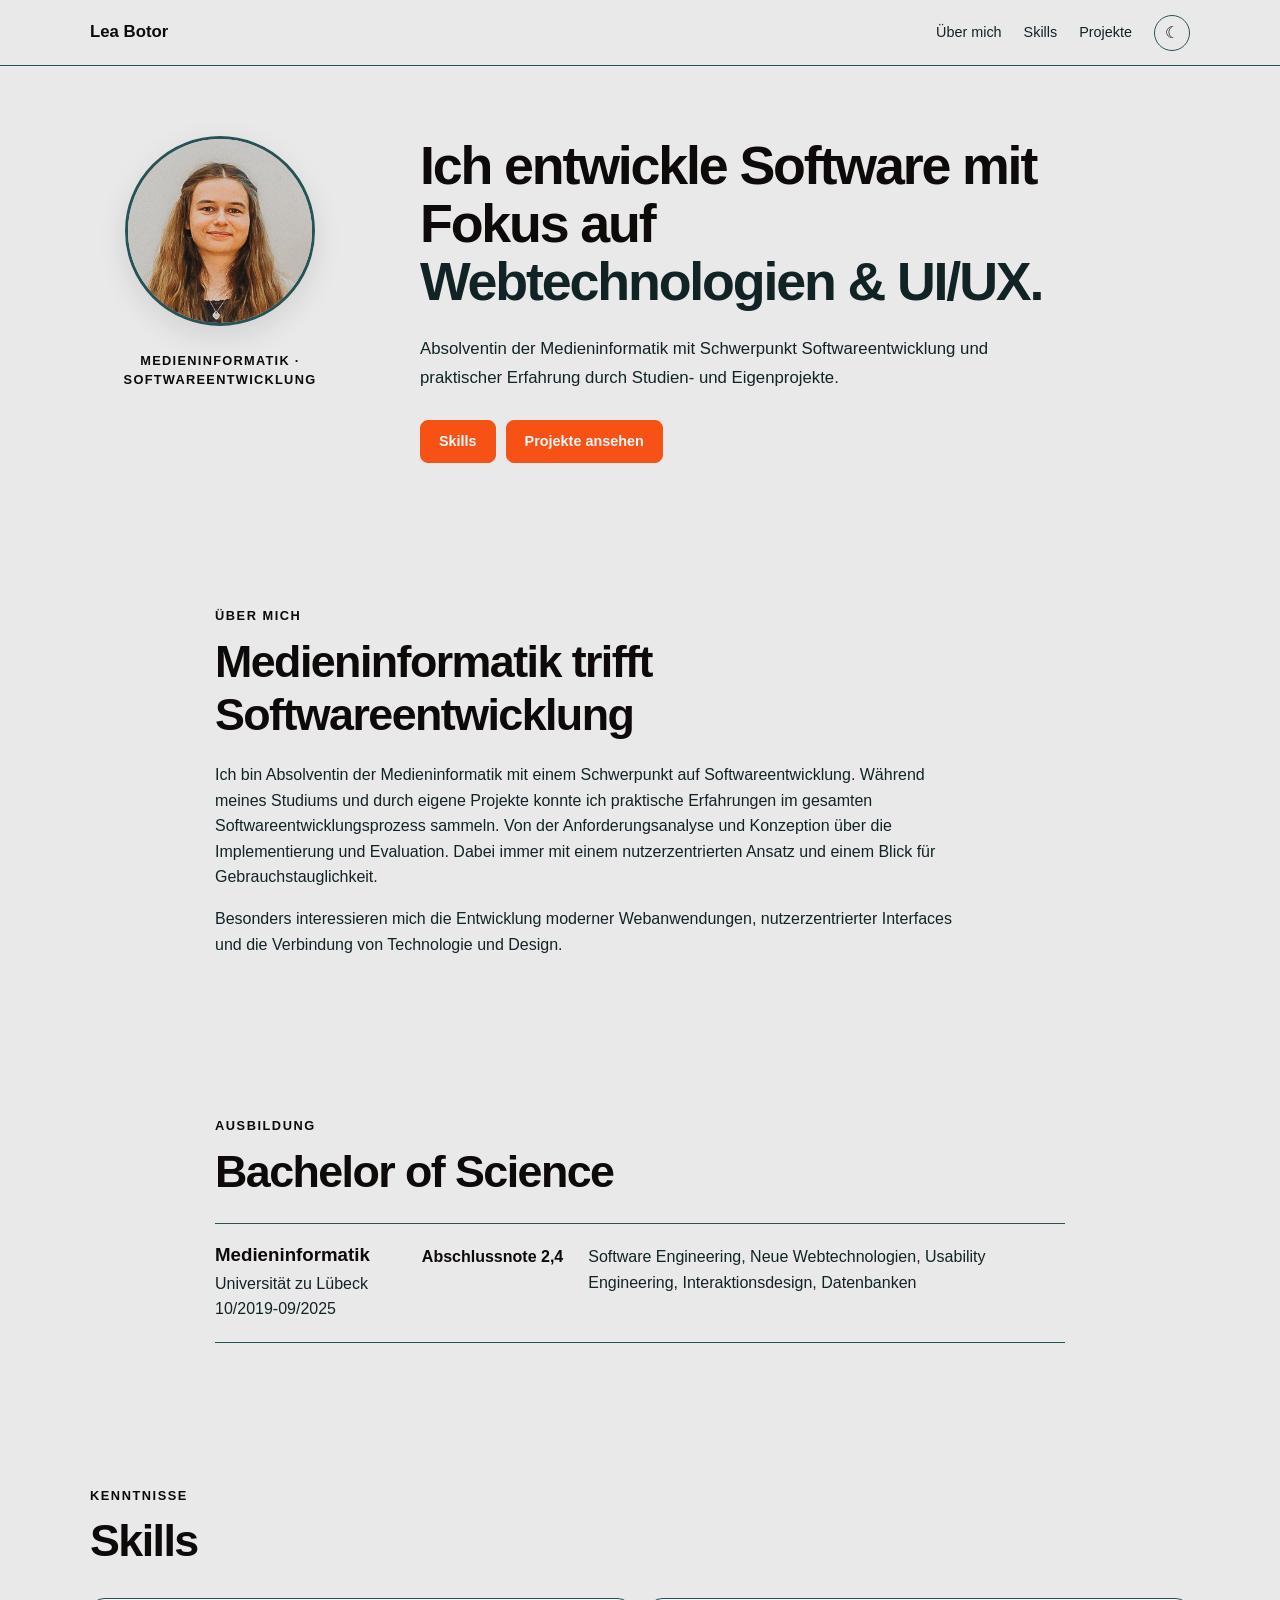
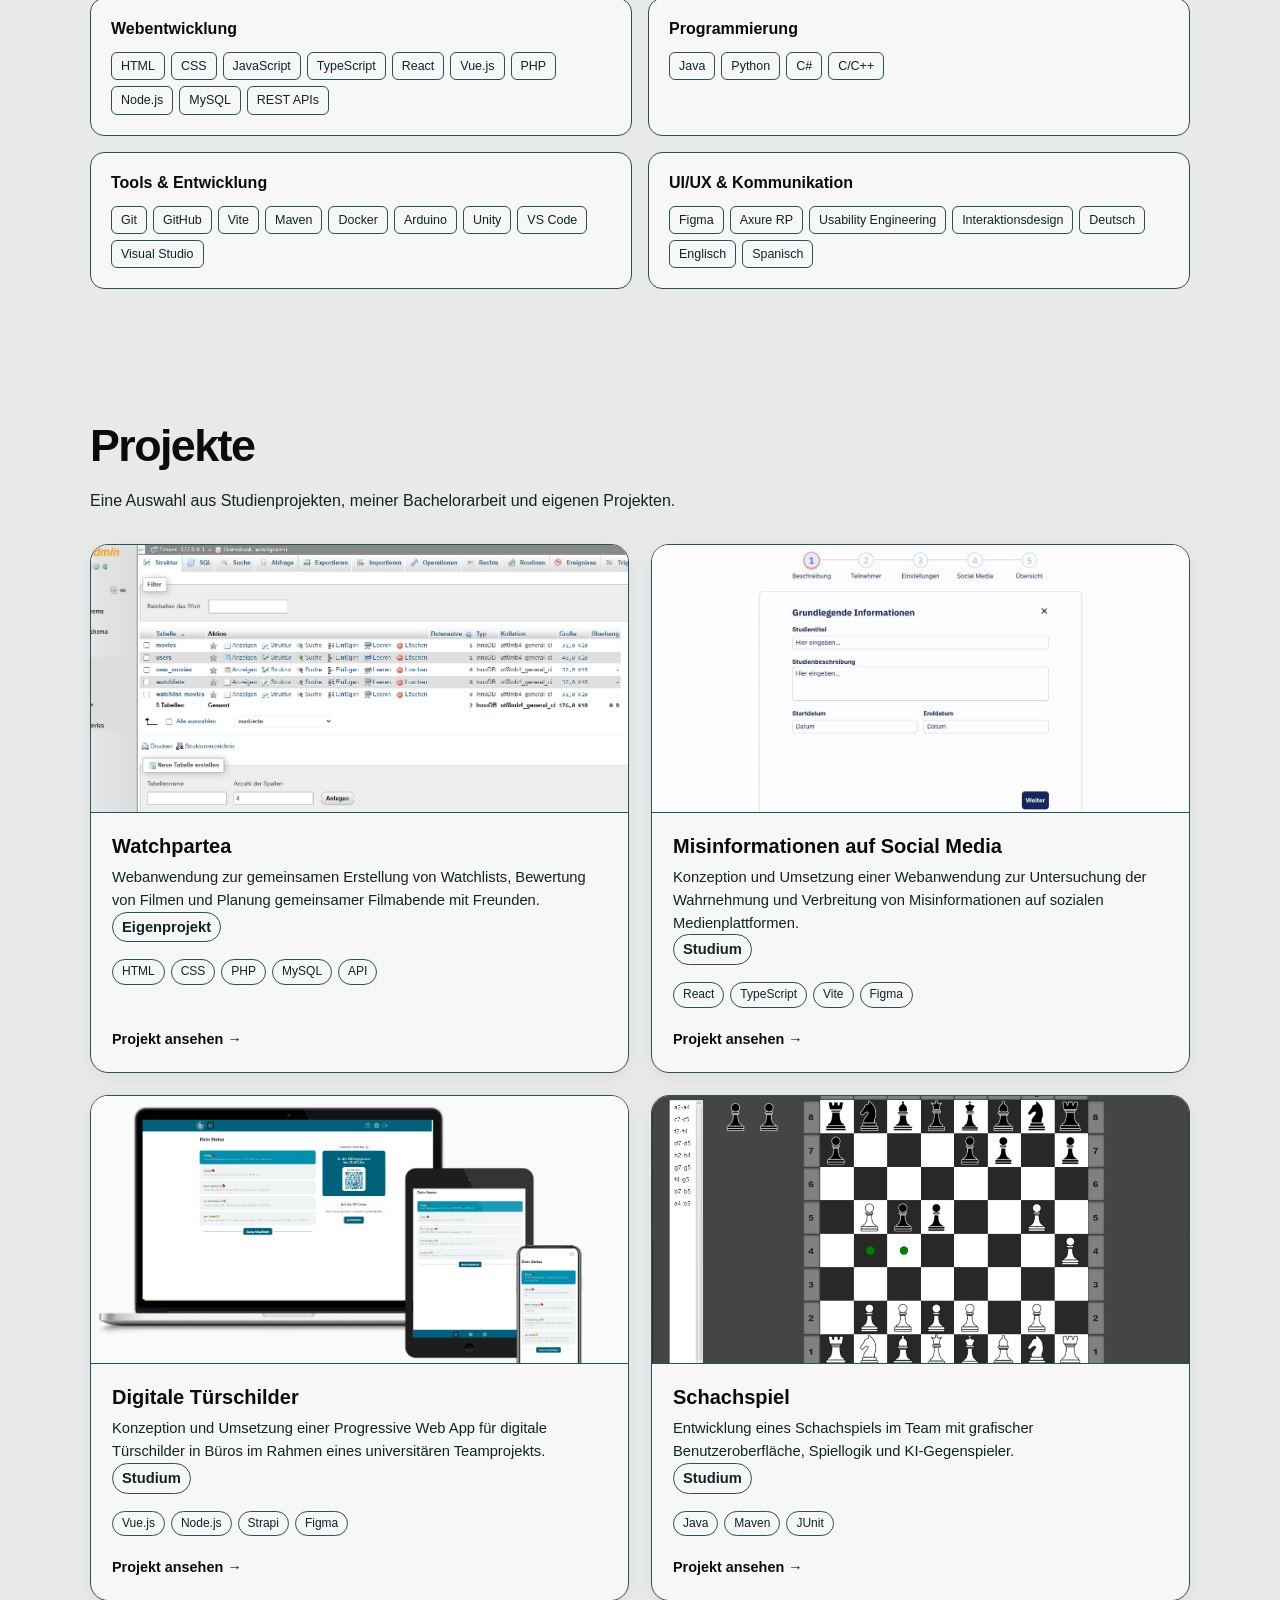
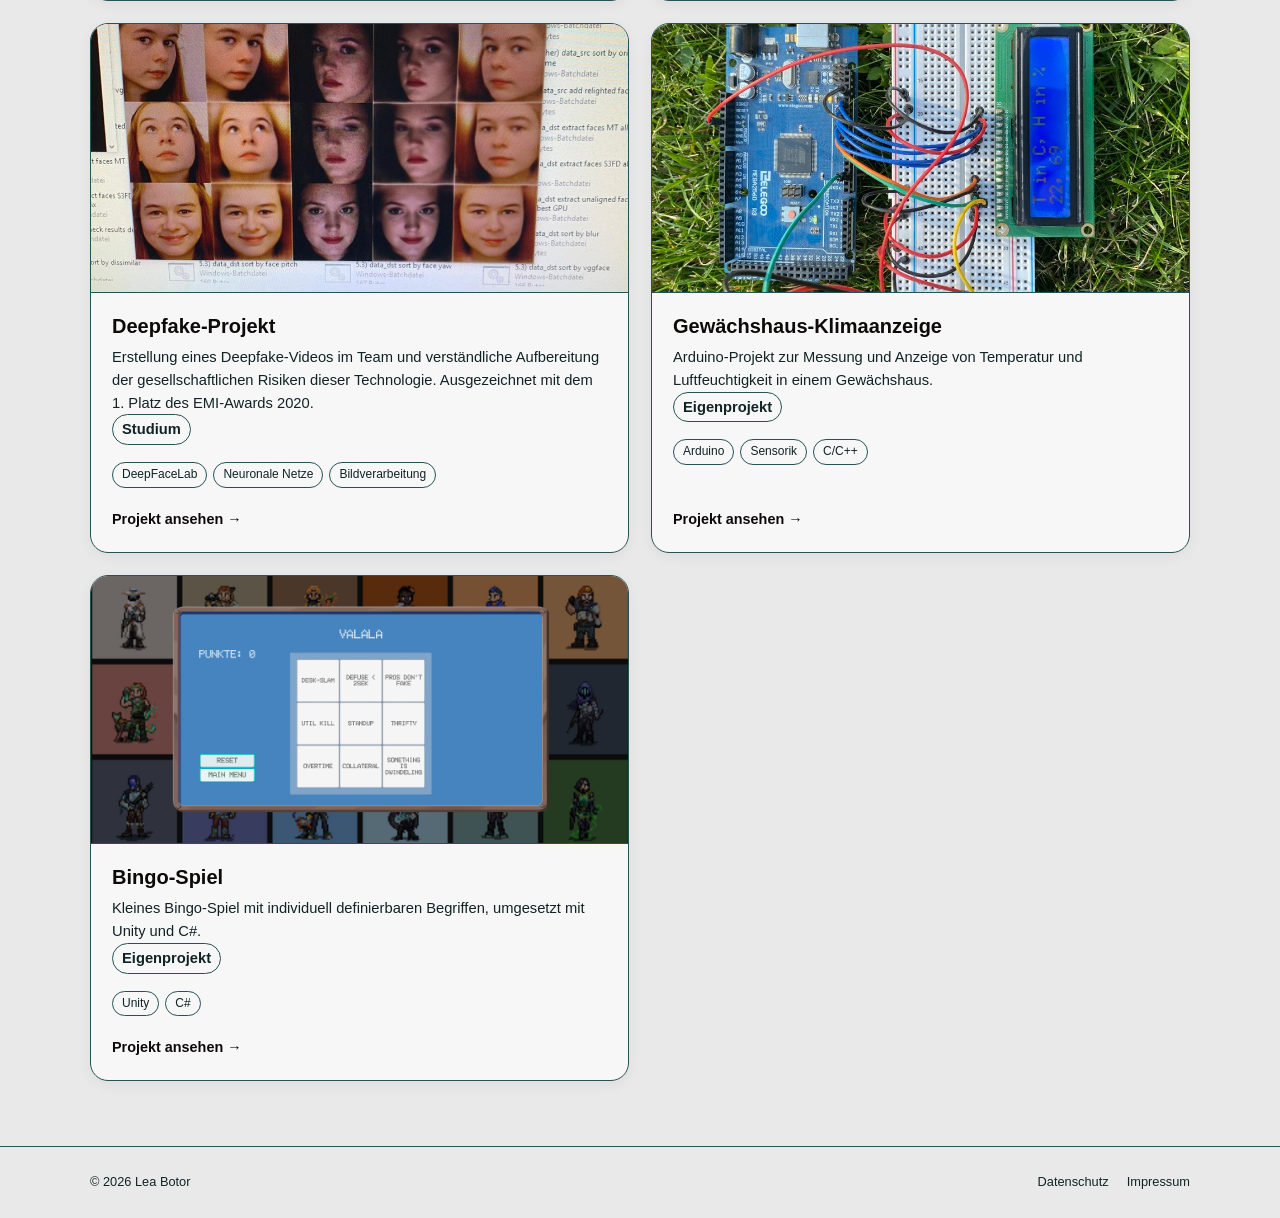
<file: index.html>
<!doctype html>
<html lang="de">
  <head>
    <meta charset="UTF-8" />

    <meta name="viewport" content="width=device-width, initial-scale=1.0" />

    <title>Lea Botor | Medieninformatik & Softwareentwicklung</title>

    <meta
      name="description"
      content="Portfolio von Lea Botor, Absolventin der Medieninformatik mit Schwerpunkt Softwareentwicklung."
    />

    <link rel="stylesheet" href="css/style.css" />
  </head>

  <body>
    <header class="site-header">
      <div class="container header-content">
        <a class="logo" href="index.html"> Lea Botor </a>

        <nav class="navigation">
          <a href="#about"> Über mich </a>
          
          <a href="#skills"> Skills </a>

          <a href="#projects"> Projekte </a>


          <button
            id="theme-toggle"
            class="theme-toggle"
            type="button"
            aria-label="Dark Mode aktivieren"
          >
            <span id="theme-icon">☾</span>
          </button>
        </nav>
      </div>
    </header>

    <main>
      <!-- =====================
        Hero
      ===================== -->

      <section class="hero container">
        <div class="hero-profile">
          <div class="hero-image">
            <img src="assets/profile.jpg" alt="Porträt von Lea Botor" />
          </div>

          <p class="hero-label">
            Medieninformatik ·<br />
            Softwareentwicklung
          </p>
        </div>

        <div class="hero-content">
          <h1>
            Ich entwickle Software mit Fokus auf
            <span>Webtechnologien & UI/UX.</span>
          </h1>

          <p class="hero-description">
            Absolventin der Medieninformatik mit Schwerpunkt Softwareentwicklung
            und praktischer Erfahrung durch Studien- und Eigenprojekte.
          </p>

          <div class="hero-buttons">
            <a class="button" href="#skills"> Skills </a>
            <a class="button" href="#projects"> Projekte ansehen </a>
          </div>
        </div>
      </section>

      <!-- =====================
        Über mich
      ===================== -->

      <section id="about" class="container">
        <p class="section-label">Über mich</p>

        <h2>Medieninformatik trifft Softwareentwicklung</h2>

        <p>
          Ich bin Absolventin der Medieninformatik mit einem Schwerpunkt auf
          Softwareentwicklung. Während meines Studiums und durch eigene Projekte
          konnte ich praktische Erfahrungen im gesamten
          Softwareentwicklungsprozess sammeln. Von der Anforderungsanalyse und
          Konzeption über die Implementierung und Evaluation. Dabei immer mit einem
          nutzerzentrierten Ansatz und einem Blick für Gebrauchstauglichkeit.
        </p>

        <p>
          Besonders interessieren mich die Entwicklung moderner Webanwendungen,
          nutzerzentrierter Interfaces und die Verbindung von Technologie und
          Design.
        </p>
      </section>

      <!-- =====================
        Ausbildung
      ===================== -->

      <section id="education" class="container">
        <p class="section-label">Ausbildung</p>

        <h2>Bachelor of Science</h2>

        <div class="education-item">
          <div>
            <h3>Medieninformatik</h3>

            <p>Universität zu Lübeck 10/2019-09/2025</p>
          </div>

          <p class="education-grade">Abschlussnote 2,4</p>
          <p>
            Software Engineering, Neue Webtechnologien, Usability Engineering,
            Interaktionsdesign, Datenbanken
          </p>
        </div>
      </section>

      <!-- =====================
        Skills
      ===================== -->

      <section id="skills" class="container">
        <p class="section-label">Kenntnisse</p>

        <h2>Skills</h2>

        <div class="skills-grid">
          <div class="skill-group">
            <h3>Webentwicklung</h3>

            <ul>
              <li>HTML</li>
              <li>CSS</li>
              <li>JavaScript</li>
              <li>TypeScript</li>
              <li>React</li>
              <li>Vue.js</li>
              <li>PHP</li>
              <li>Node.js</li>
              <li>MySQL</li>
              <li>REST APIs</li>
            </ul>
          </div>

          <div class="skill-group">
            <h3>Programmierung</h3>

            <ul>
              <li>Java</li>
              <li>Python</li>
              <li>C#</li>
              <li>C/C++</li>
            </ul>
          </div>

          <div class="skill-group">
            <h3>Tools & Entwicklung</h3>

            <ul>
              <li>Git</li>
              <li>GitHub</li>
              <li>Vite</li>
              <li>Maven</li>
              <li>Docker</li>
              <li>Arduino</li>
              <li>Unity</li>
              <li>VS Code</li>
              <li>Visual Studio</li>
            </ul>
          </div>

          <div class="skill-group">
            <h3>UI/UX & Kommunikation</h3>

            <ul>
              <li>Figma</li>
              <li>Axure RP</li>
              <li>Usability Engineering</li>
              <li>Interaktionsdesign</li>
              <li>Deutsch</li>
              <li>Englisch</li>
              <li>Spanisch</li>
            </ul>
          </div>
        </div>
      </section>

      <!-- =====================
        Projekte
      ===================== -->

      <section id="projects" class="container">

        <h2>Projekte</h2>

        <p class="section-description">
          Eine Auswahl aus Studienprojekten, meiner Bachelorarbeit und eigenen
          Projekten.
        </p>

        <div id="project-container" class="project-grid"></div>
      </section>

    </main>

    <footer class="site-footer">
      <div class="container footer-content">
        <p>© 2026 Lea Botor</p>

        <div>
          <a href="datenschutz.html"> Datenschutz </a>
          <a href="impressum.html"> Impressum </a>
        </div>
      </div>
    </footer>

    <script src="js/main.js"></script>
  </body>
</html>
</file>
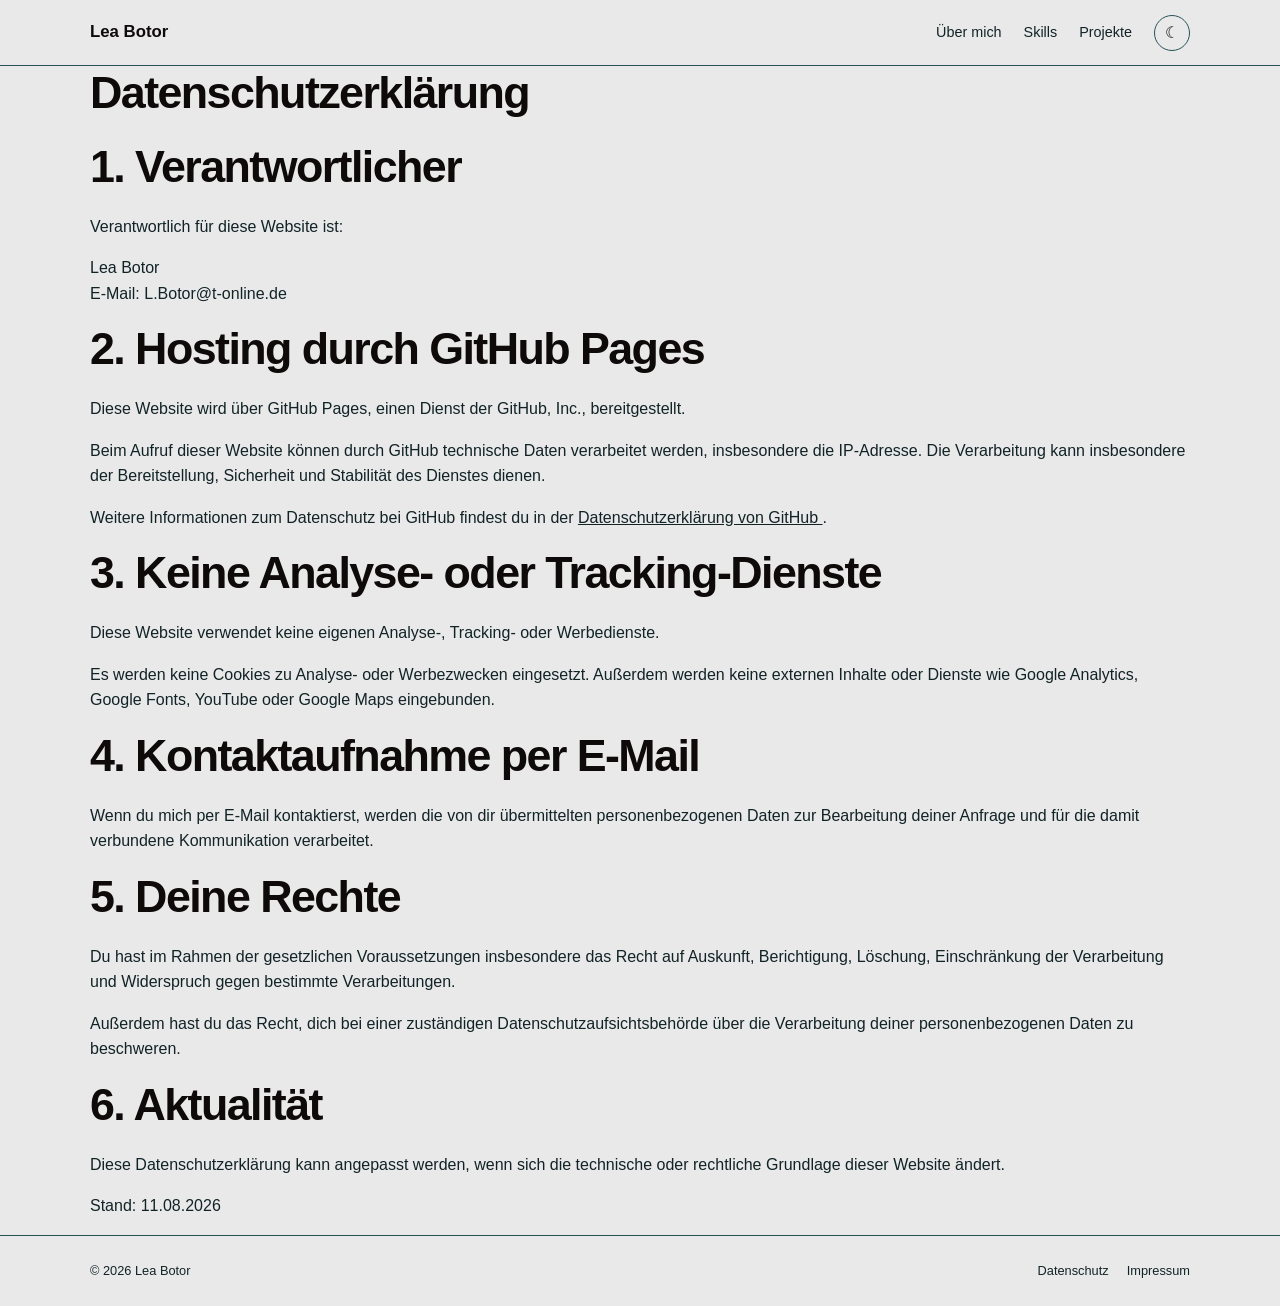
<file: datenschutz.html>
<!doctype html>
<html lang="de">
  <head>
    <meta charset="UTF-8" />

    <meta name="viewport" content="width=device-width, initial-scale=1.0" />

    <title>Projekt | Portfolio</title>

    <meta name="description" content="Projektbeschreibung" />

    <link rel="stylesheet" href="css/style.css" />
  </head>

  <body>
    <header class="site-header">
      <div class="container header-content">
        <a class="logo" href="index.html"> Lea Botor </a>

        <nav class="navigation">
          <a href="index.html#about"> Über mich </a>

          <a href="index.html#skills"> Skills </a>

          <a href="index.html#projects"> Projekte </a>

          <button
            id="theme-toggle"
            class="theme-toggle"
            type="button"
            aria-label="Dark Mode aktivieren"
          >
            <span id="theme-icon"> ☾ </span>
          </button>
        </nav>
      </div>
    </header>

    <main class="container">
       <h2>Datenschutzerklärung</h2>

    <h2>1. Verantwortlicher</h2>

    <p>Verantwortlich für diese Website ist:</p>

    <p>
      Lea Botor<br />
      E-Mail: L.Botor@t-online.de
    </p>

    <h2>2. Hosting durch GitHub Pages</h2>

    <p>
      Diese Website wird über GitHub Pages, einen Dienst der GitHub, Inc.,
      bereitgestellt.
    </p>

    <p>
      Beim Aufruf dieser Website können durch GitHub technische Daten
      verarbeitet werden, insbesondere die IP-Adresse. Die Verarbeitung kann
      insbesondere der Bereitstellung, Sicherheit und Stabilität des Dienstes
      dienen.
    </p>

    <p>
      Weitere Informationen zum Datenschutz bei GitHub findest du in der
      <a
        href="https://docs.github.com/de/site-policy/privacy-policies/github-general-privacy-statement"
      >
        Datenschutzerklärung von GitHub </a
      >.
    </p>

    <h2>3. Keine Analyse- oder Tracking-Dienste</h2>

    <p>
      Diese Website verwendet keine eigenen Analyse-, Tracking- oder
      Werbedienste.
    </p>

    <p>
      Es werden keine Cookies zu Analyse- oder Werbezwecken eingesetzt. Außerdem
      werden keine externen Inhalte oder Dienste wie Google Analytics, Google
      Fonts, YouTube oder Google Maps eingebunden.
    </p>

    <h2>4. Kontaktaufnahme per E-Mail</h2>

    <p>
      Wenn du mich per E-Mail kontaktierst, werden die von dir übermittelten
      personenbezogenen Daten zur Bearbeitung deiner Anfrage und für die damit
      verbundene Kommunikation verarbeitet.
    </p>

    <h2>5. Deine Rechte</h2>

    <p>
      Du hast im Rahmen der gesetzlichen Voraussetzungen insbesondere das Recht
      auf Auskunft, Berichtigung, Löschung, Einschränkung der Verarbeitung und
      Widerspruch gegen bestimmte Verarbeitungen.
    </p>

    <p>
      Außerdem hast du das Recht, dich bei einer zuständigen
      Datenschutzaufsichtsbehörde über die Verarbeitung deiner personenbezogenen
      Daten zu beschweren.
    </p>

    <h2>6. Aktualität</h2>

    <p>
      Diese Datenschutzerklärung kann angepasst werden, wenn sich die technische
      oder rechtliche Grundlage dieser Website ändert.
    </p>

    <p>Stand: 11.08.2026</p>
    </main>

    <footer class="site-footer">
      <div class="container footer-content">
        <p>© 2026 Lea Botor</p>

        <div>
          <a href="datenschutz.html"> Datenschutz </a>
          <a href="impressum.html"> Impressum </a>
        </div>
      </div>
    </footer>
    <script src="js/main.js"></script>
  </body>
</html>
</file>
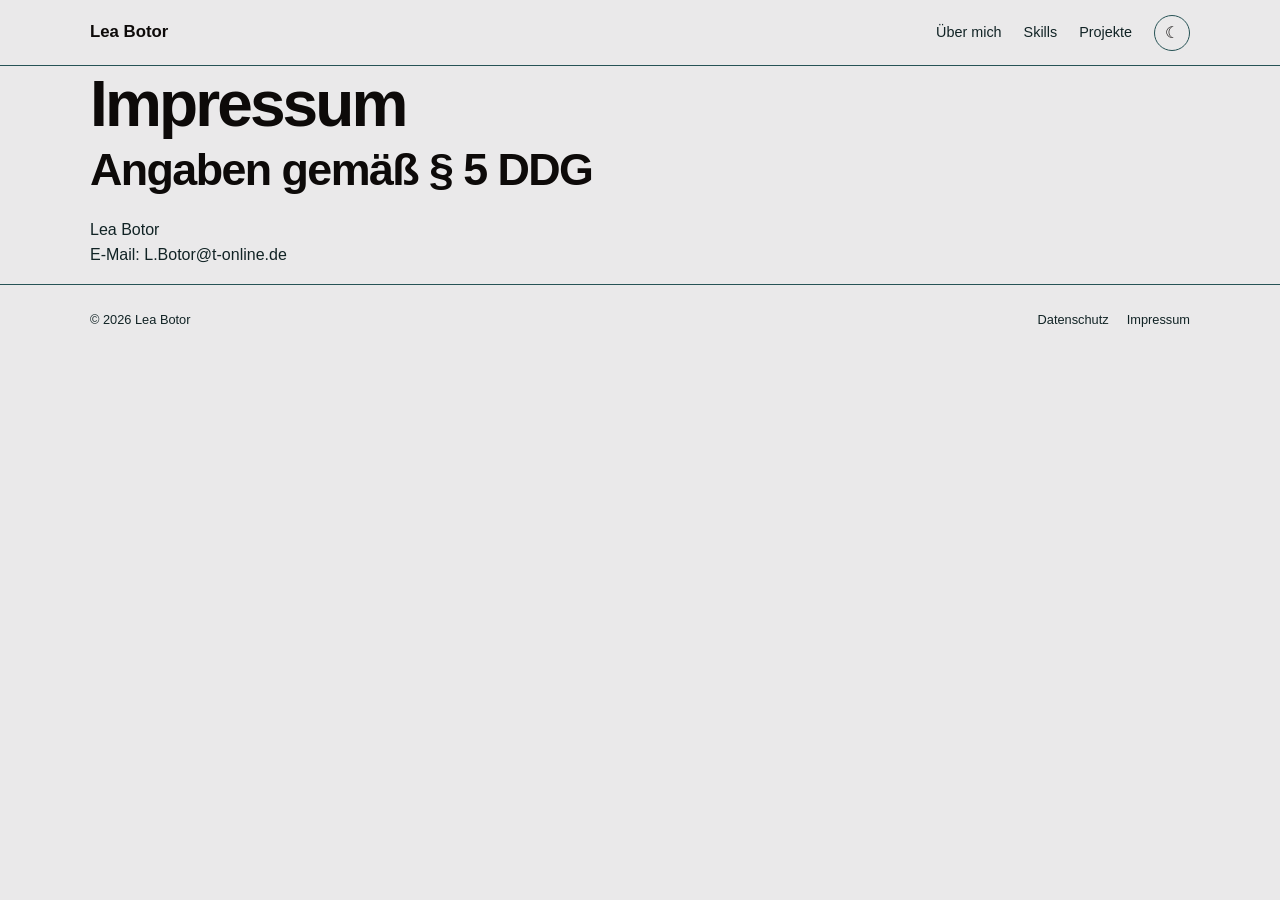
<file: impressum.html>
<!doctype html>
<html lang="de">
  <head>
    <meta charset="UTF-8" />

    <meta name="viewport" content="width=device-width, initial-scale=1.0" />

    <title>Projekt | Portfolio</title>

    <meta name="description" content="Projektbeschreibung" />

    <link rel="stylesheet" href="css/style.css" />

    <link rel="stylesheet" href="css/project.css" />
  </head>

  <body>
    <header class="site-header">
      <div class="container header-content">
        <a class="logo" href="index.html"> Lea Botor </a>

        <nav class="navigation">
          <a href="index.html#about"> Über mich </a>

          <a href="index.html#skills"> Skills </a>

          <a href="index.html#projects"> Projekte </a>

          <button
            id="theme-toggle"
            class="theme-toggle"
            type="button"
            aria-label="Dark Mode aktivieren"
          >
            <span id="theme-icon"> ☾ </span>
          </button>
        </nav>
      </div>
    </header>

    <main class="container">
      <h1>Impressum</h1>

      <h2>Angaben gemäß § 5 DDG</h2>

      <p>
        Lea Botor<br />
        E-Mail: L.Botor@t-online.de
      </p>
    </main>

    <footer class="site-footer">
      <div class="container footer-content">
        <p>© 2026 Lea Botor</p>

        <div>
          <a href="datenschutz.html"> Datenschutz </a>
          <a href="impressum.html"> Impressum </a>
        </div>
      </div>
    </footer>
    <script src="js/main.js"></script>
  </body>
</html>
</file>
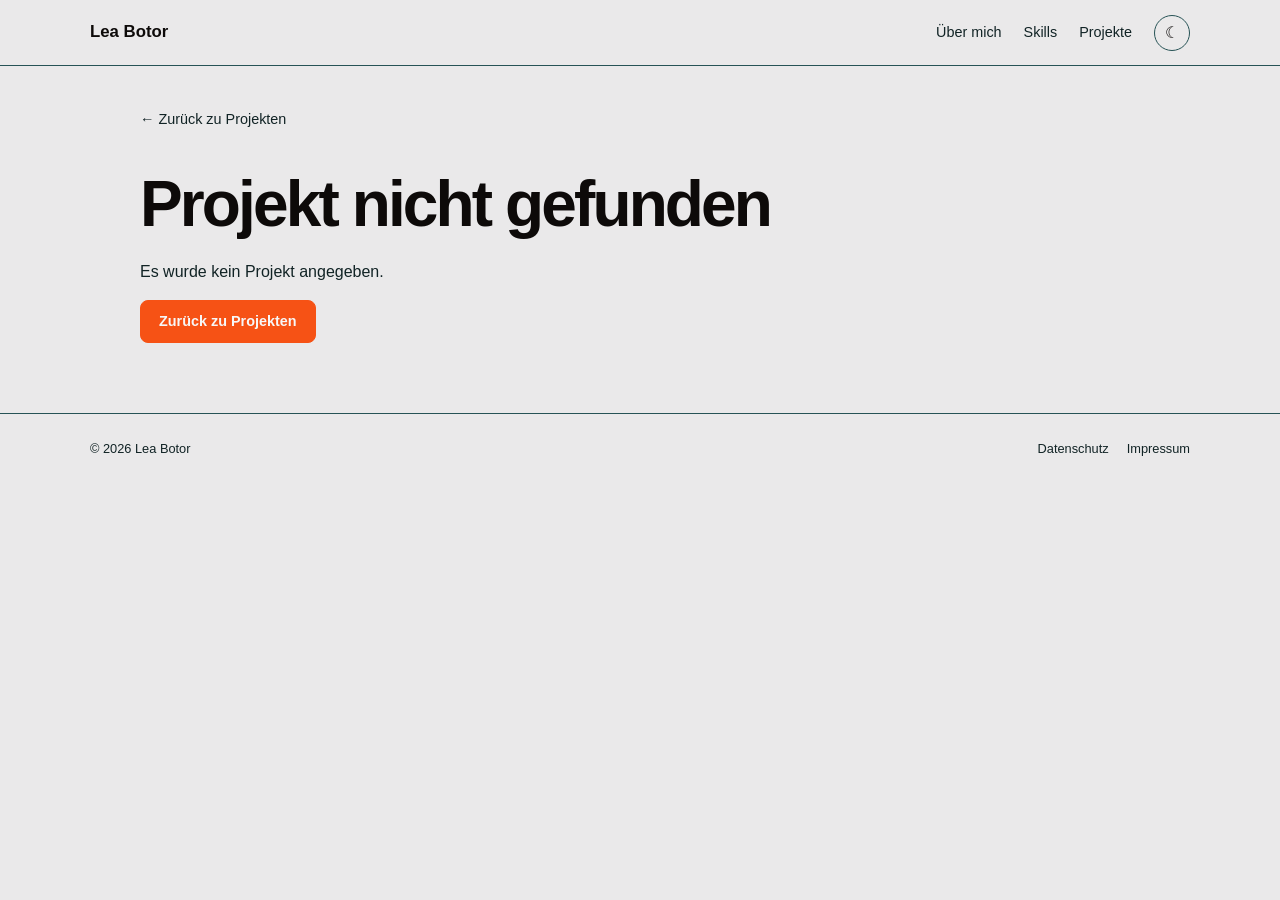
<file: project.html>
<!doctype html>
<html lang="de">
  <head>
    <meta charset="UTF-8" />

    <meta name="viewport" content="width=device-width, initial-scale=1.0" />

    <title>Projekt | Portfolio</title>

    <meta name="description" content="Projektbeschreibung" />

    <link rel="stylesheet" href="css/style.css" />

    <link rel="stylesheet" href="css/project.css" />
  </head>

  <body>
    <header class="site-header">
      <div class="container header-content">
        <a class="logo" href="index.html"> Lea Botor </a>

        <nav class="navigation">
          <a href="index.html#about"> Über mich </a>
          
          <a href="index.html#skills"> Skills </a>

          <a href="index.html#projects"> Projekte </a>


          <button
            id="theme-toggle"
            class="theme-toggle"
            type="button"
            aria-label="Dark Mode aktivieren"
          >
            <span id="theme-icon"> ☾ </span>
          </button>
        </nav>
      </div>
    </header>

    <main class="container project-page">
      <a class="back-link" href="index.html#projects">
        ← Zurück zu Projekten
      </a>

      <div id="project-content">
        <p>Projekt wird geladen ...</p>
      </div>
    </main>

    <footer class="site-footer">
      <div class="container footer-content">
        <p>© 2026 Lea Botor</p>

        <div>
          <a href="datenschutz.html"> Datenschutz </a>
          <a href="impressum.html"> Impressum </a>
        </div>
      </div>
    </footer>

    <script src="js/main.js"></script>

    <script src="js/project.js"></script>
  </body>
</html>
</file>
<file: css/style.css>
/* ==================================================
   GLOBAL
================================================== */

:root {
    --background: #EAE9EA;
    --surface: #f7f7f7;
    --surface-hover: #f7f7f7;

    --text: #0D0A09;
    --text-muted: #112325;

    --border: #275356;

    --accent: #F65215;
    --accent-text: #f7f7f7;

    --max-width: 1100px;

    --radius-small: 8px;
    --radius-medium: 14px;
    --radius-large: 18px;

    --shadow-small:
        0 4px 15px rgba(0, 0, 0, 0.05);

    --shadow-medium:
        0 10px 30px rgba(0, 0, 0, 0.08);
}


* {
    box-sizing: border-box;
}


html {
    scroll-behavior: smooth;
}


body {
    margin: 0;

    background: var(--background);
    color: var(--text);

    font-family:
        "Segoe UI",
        Roboto,
        Helvetica,
        Arial,
        sans-serif;

    line-height: 1.6;

    transition:
        background-color 0.2s ease,
        color 0.2s ease;
}


img {
    max-width: 100%;
}


a {
    color: inherit;
}


button,
a {
    -webkit-tap-highlight-color: transparent;
}


/* ==================================================
   LAYOUT
================================================== */

.container {
    width: min(
        calc(100% - 40px),
        var(--max-width)
    );

    margin-left: auto;
    margin-right: auto;
}


section.container {
    padding-top: 65px;
    padding-bottom: 65px;
}


/* ==================================================
   TYPOGRAPHY
================================================== */

h1,
h2,
h3 {
    line-height: 1.2;
}


h1 {
    margin: 0;

    font-size: clamp(
        2.8rem,
        5vw,
        4.5rem
    );

    letter-spacing: -0.045em;
}


h2 {
    margin-top: 0;
    margin-bottom: 20px;

    font-size: clamp(
        2rem,
        3.5vw,
        2.8rem
    );

    letter-spacing: -0.035em;
}


h3 {
    margin-top: 0;
}


p {
    color: var(--text-muted);
}


.section-label {
    margin-bottom: 8px;

    color: var(--text);

    font-size: 0.8rem;

    font-weight: 700;

    text-transform: uppercase;

    letter-spacing: 0.12em;
}


.section-description {
    max-width: 650px;

    margin-top: -5px;
    margin-bottom: 30px;

    font-size: 1rem;
}


/* ==================================================
   HEADER
================================================== */

.site-header {
    position: sticky;

    top: 0;

    z-index: 100;

    background: var(--background);

    border-bottom:
        1px solid var(--border);
}


.header-content {
    min-height: 65px;

    display: flex;

    align-items: center;

    justify-content: space-between;

    gap: 25px;
}


.logo {
    font-size: 1.05rem;

    font-weight: 700;

    text-decoration: none;

    white-space: nowrap;
}


.navigation {
    display: flex;

    align-items: center;

    gap: 22px;
}


.navigation a {
    color: var(--text-muted);

    font-size: 0.9rem;

    text-decoration: none;

    transition: color 0.2s ease;
}


.navigation a:hover {
    color: var(--text);
}


/* ==================================================
   DARK MODE TOGGLE
================================================== */

.theme-toggle {
    display: flex;

    align-items: center;
    justify-content: center;

    width: 36px;
    height: 36px;

    padding: 0;

    border:
        1px solid var(--border);

    border-radius: 50%;

    background: transparent;

    color: var(--text);

    font-size: 1rem;

    cursor: pointer;

    transition:
        background-color 0.2s ease,
        transform 0.2s ease;
}


.theme-toggle:hover {
    background: var(--surface-hover);

    transform: rotate(10deg);
}


.theme-toggle:focus-visible {
    outline:
        2px solid currentColor;

    outline-offset: 3px;
}


/* ==================================================
   HERO
================================================== */

.hero {
    display: grid;

    grid-template-columns: 260px minmax(0, 1fr);

    align-items: start;

    gap: 70px;

    padding-top: 65px;
    padding-bottom: 55px;
}


.hero-profile {
    display: flex;

    flex-direction: column;

    align-items: center;

    text-align: center;

    padding-top: 5px;
}


.hero-image {
    margin-bottom: 25px;
}


.hero-image img {
    display: block;

    width: 190px;
    height: 190px;

    object-fit: cover;

    border:
        3px solid var(--border);

    border-radius: 50%;

    box-shadow:
        0 10px 30px rgba(
            0,
            0,
            0,
            0.10
        );
}


.hero-label {
    margin: 0;

    color: var(--text);

    font-size: 0.8rem;

    font-weight: 700;

    line-height: 1.5;

    text-transform: uppercase;

    letter-spacing: 0.1em;
}


.hero-content {
    max-width: 720px;

    padding-top: 5px;
}


.hero h1 {
    margin: 0;

    font-size: clamp(
        2.6rem,
        4.2vw,
        3.8rem
    );

    line-height: 1.08;

    letter-spacing: -0.04em;
}


.hero h1 span {
    display: block;

    color: var(--text-muted);
}


.hero-description {
    max-width: 650px;

    margin-top: 25px;
    margin-bottom: 0;

    font-size: 1.05rem;

    line-height: 1.7;
}


.hero-buttons {
    display: flex;

    flex-wrap: wrap;

    gap: 10px;

    margin-top: 28px;
}


/* ==================================================
   BUTTONS
================================================== */

.button {
    display: inline-flex;

    align-items: center;
    justify-content: center;

    min-height: 43px;

    padding:
        9px 18px;

    border:
        1px solid var(--accent);

    border-radius:
        var(--radius-small);

    background: var(--accent);

    color: var(--accent-text);

    font-size: 0.9rem;

    font-weight: 600;

    text-decoration: none;

    transition:
        transform 0.2s ease,
        opacity 0.2s ease;
}


.button:hover {
    transform: translateY(-2px);

    opacity: 0.9;
}


.button.secondary {
    background: transparent;

    color: var(--text);

    border-color:
        var(--border);
}


.button.secondary:hover {
    background:
        var(--surface-hover);

    opacity: 1;
}


/* ==================================================
   ABOUT
================================================== */

#about {
    max-width: 850px;
}


#about p:not(.section-label) {
    max-width: 750px;

    font-size: 1rem;
}


/* ==================================================
   PROJECTS
================================================== */

.project-grid {
    display: grid;

    grid-template-columns:
        repeat(2, minmax(0, 1fr));

    gap: 22px;

    align-items: stretch;
}


/* --------------------------------------------------
   Project Card
-------------------------------------------------- */

.project-card {
    display: flex;

    flex-direction: column;

    height: 100%;

    overflow: hidden;

    background: var(--surface);

    border:
        1px solid var(--border);

    border-radius:
        var(--radius-large);

    box-shadow: var(--shadow-small);

    transition:
        transform 0.2s ease,
        box-shadow 0.2s ease;
}


.project-card:hover {
    transform: translateY(-4px);

    box-shadow: var(--shadow-medium);
}


/* --------------------------------------------------
   Project Image
-------------------------------------------------- */

.project-image-preview {
    display: block;

    width: 100%;

    aspect-ratio: 16 / 8;

    object-fit: cover;

    background:
        var(--surface-hover);

    border-bottom:
        1px solid var(--border);
}


/* --------------------------------------------------
   Project Content
-------------------------------------------------- */

.project-content {
    display: flex;

    flex-direction: column;

    flex: 1;

    padding: 21px;
}


.project-content h3 {
    margin-bottom: 8px;

    font-size: 1.25rem;
}


.project-content p {
    margin-top: 0;

    margin-bottom: 0;

    font-size: 0.92rem;

    line-height: 1.55;
}


/* --------------------------------------------------
   Project Status
-------------------------------------------------- */

.project-status {
    display: inline-flex;

    align-self: flex-start;

    margin-top: 13px;

    padding:
        3px 9px;

    border:
        1px solid var(--border);

    border-radius: 20px;

    color: var(--text-muted);

    font-size: 0.75rem;

    font-weight: 600;
}


/* --------------------------------------------------
   Project Tags
-------------------------------------------------- */

.project-tags {
    display: flex;

    flex-wrap: wrap;

    gap: 6px;

    padding: 0;

    margin: 17px 0 20px;
}


.project-tags li {
    list-style: none;

    padding:
        4px 9px;

    border:
        1px solid var(--border);

    border-radius: 20px;

    color: var(--text-muted);

    font-size: 0.75rem;

    line-height: 1.3;
}


/* --------------------------------------------------
   Project Link
-------------------------------------------------- */

.project-link {
    display: inline-flex;

    align-self: flex-start;

    margin-top: auto;

    color: var(--text);

    font-size: 0.9rem;

    font-weight: 700;

    text-decoration: none;
}


.project-link:hover {
    text-decoration: underline;

    text-underline-offset: 4px;
}


/* ==================================================
   SKILLS
================================================== */

.skills-grid {
    display: grid;

    grid-template-columns:
        repeat(2, minmax(0, 1fr));

    gap: 16px;

    margin-top: 30px;
}


.skill-group {
    padding: 20px;

    background: var(--surface);

    border:
        1px solid var(--border);

    border-radius:
        var(--radius-medium);
}


.skill-group h3 {
    margin-bottom: 14px;

    font-size: 1rem;
}


.skill-group ul {
    display: flex;

    flex-wrap: wrap;

    gap: 6px;

    padding: 0;

    margin: 0;
}


.skill-group li {
    list-style: none;

    padding:
        5px 9px;

    border:
        1px solid var(--border);

    border-radius: 6px;

    background:
        var(--surface-hover);

    color: var(--text-muted);

    font-size: 0.78rem;

    line-height: 1.3;
}


/* ==================================================
   EDUCATION
================================================== */

#education {
    max-width: 850px;
}


.education-item {
    display: flex;

    align-items: flex-start;

    justify-content: space-between;

    gap: 25px;

    margin-top: 25px;

    padding:
        20px 0;

    border-top:
        1px solid var(--border);

    border-bottom:
        1px solid var(--border);
}


.education-item h3 {
    margin-bottom: 4px;
}


.education-item p {
    margin: 0;
}


.education-grade {
    flex-shrink: 0;

    color: var(--text);

    font-weight: 600;
}


/* ==================================================
   CONTACT
================================================== */

.contact-section {
    text-align: center;
}


.contact-section p:not(.section-label) {
    max-width: 600px;

    margin:
        0 auto 25px;
}


/* ==================================================
   FOOTER
================================================== */

.site-footer {
    border-top:
        1px solid var(--border);

    padding:
        25px 0;

    background:
        var(--background);
}


.footer-content {
    display: flex;

    align-items: center;

    justify-content: space-between;

    gap: 20px;
}


.footer-content p {
    margin: 0;

    font-size: 0.8rem;
}


.footer-content div {
    display: flex;

    gap: 18px;
}


.footer-content a {
    color: var(--text-muted);

    font-size: 0.8rem;

    text-decoration: none;
}


.footer-content a:hover {
    color: var(--text);
}


/* ==================================================
   DARK MODE
================================================== */

body.dark-mode {
    --background: #112325;

    --surface: #162F31;

    --surface-hover: #222222;

    --text: #f7f7f7;

    --text-muted: #EAE9EA;

    --border: #828383;

    --accent: #F65215;

    --accent-text: #0D0A09;
}


body.dark-mode .hero-image img {
    box-shadow:
        0 10px 30px rgba(
            0,
            0,
            0,
            0.35
        );
}


/* ==================================================
   FOCUS
================================================== */

a:focus-visible,
button:focus-visible {
    outline:
        2px solid currentColor;

    outline-offset: 3px;
}


/* ==================================================
   MOBILE
================================================== */

@media (max-width: 800px) {

    .navigation {
        gap: 12px;
    }


    .navigation a {
        display: block;

        font-size: 0.8rem;
    }


    .hero {
        grid-template-columns: 1fr;

        gap: 30px;

        padding-top: 50px;
        padding-bottom: 55px;

        text-align: center;
    }


    .hero-profile {
        order: 1;
    }


    .hero-content {
        order: 2;

        max-width: 700px;
    }


    .hero-image {
        margin-bottom: 18px;
    }


    .hero-image img {
        width: 160px;
        height: 160px;
    }


    .hero-description {
        margin-left: auto;
        margin-right: auto;
    }


    .hero-buttons {
        justify-content: center;
    }


    .project-grid {
        grid-template-columns: 1fr;
    }


    .skills-grid {
        grid-template-columns: 1fr;
    }

}


@media (max-width: 600px) {

    .container {
        width:
            min(
                calc(100% - 30px),
                var(--max-width)
            );
    }


    section.container {
        padding-top: 50px;
        padding-bottom: 50px;
    }


    .header-content {
        min-height: 60px;

        gap: 10px;
    }


    .logo {
        font-size: 0.85rem;
    }


    .navigation {
        gap: 8px;
    }


    .navigation a {
        font-size: 0.75rem;
    }


    .theme-toggle {
        width: 34px;
        height: 34px;
    }


    .hero h1 {
        font-size: 2.55rem;
    }


    .hero-description {
        font-size: 0.95rem;
    }


    .project-content {
        padding: 18px;
    }


    .skill-group {
        padding: 18px;
    }


    .education-item {
        flex-direction: column;

        gap: 6px;
    }


    .footer-content {
        flex-direction: column;

        align-items: flex-start;
    }


    .footer-content div {
        flex-direction: column;

        gap: 7px;
    }

}


/* ==================================================
   REDUCED MOTION
================================================== */

@media (prefers-reduced-motion: reduce) {

    html {
        scroll-behavior: auto;
    }


    *,
    *::before,
    *::after {
        transition-duration: 0.01ms !important;

        animation-duration: 0.01ms !important;

        animation-iteration-count: 1 !important;
    }

}
</file>
<file: css/project.css>
/* ==================================================
   PROJECT PAGE
================================================== */

.project-page {
    max-width: 1000px;

    padding-top: 40px;
    padding-bottom: 70px;
}


/* ==================================================
   BACK LINK
================================================== */

.back-link {
    display: inline-flex;

    align-items: center;

    margin-bottom: 35px;

    color: var(--text-muted);

    font-size: 0.9rem;

    font-weight: 500;

    text-decoration: none;

    transition:
        color 0.2s ease,
        transform 0.2s ease;
}


.back-link:hover {
    color: var(--text);

    transform: translateX(-3px);
}


/* ==================================================
   PROJECT HEADER
================================================== */

.project-header {
    margin-bottom: 35px;

    max-width: 800px;
}


.project-status {
    display: inline-flex;

    margin: 0 0 14px;

    padding:
        5px 10px;

    border:
        1px solid var(--border);

    border-radius: 20px;

    color: var(--text-muted);

    font-size: 0.75rem;

    font-weight: 700;

    text-transform: uppercase;

    letter-spacing: 0.08em;
}


.project-header h1 {
    margin: 0 0 15px;

    font-size: clamp(
        2.5rem,
        5vw,
        4rem
    );

    line-height: 1.08;

    letter-spacing: -0.04em;
}


.project-intro {
    max-width: 700px;

    margin: 0;

    color: var(--text-muted);

    font-size: 1.05rem;

    line-height: 1.7;
}


/* ==================================================
   PREVIEW
================================================== */

.project-preview {
    margin-bottom: 45px;

    padding: 28px;

    background: var(--surface);

    border:
        1px solid var(--border);

    border-radius:
        var(--radius-large);

    box-shadow:
        var(--shadow-small);
}


.project-preview h2 {
    margin: 0 0 18px;

    font-size: 1rem;

    text-transform: uppercase;

    letter-spacing: 0.08em;
}


.project-image-wrapper {
    overflow: hidden;

    border-radius:
        var(--radius-medium);

    background:
        var(--surface-hover);
}


.project-image {
    display: block;

    width: 100%;

    max-height: 550px;

    object-fit: cover;
}


/* ==================================================
   CONTENT GRID
================================================== */

.project-grid {
    display: grid;

    grid-template-columns:
        repeat(2, minmax(0, 1fr));

    gap: 18px;

    margin-bottom: 18px;
}


/* ==================================================
   CONTENT SECTIONS
================================================== */

.project-section {
    padding: 28px;

    background: var(--surface);

    border:
        1px solid var(--border);

    border-radius:
        var(--radius-medium);
}


.project-section h2 {
    margin: 0 0 14px;

    font-size: 1.1rem;

    letter-spacing: -0.01em;
}


.project-section p {
    margin: 0;

    color: var(--text-muted);

    font-size: 0.95rem;

    line-height: 1.75;
}


/* ==================================================
   FEATURES
================================================== */

.feature-list {
    display: flex;

    flex-direction: column;

    gap: 8px;

    padding: 0;

    margin: 0;
}


.feature-list li {
    position: relative;

    list-style: none;

    padding-left: 18px;

    color: var(--text-muted);

    font-size: 0.92rem;

    line-height: 1.5;
}


.feature-list li::before {
    content: "→";

    position: absolute;

    left: 0;

    color: var(--text);
}


/* ==================================================
   TECHNOLOGIES
================================================== */

.project-technologies {
    margin-top: -25px;

    margin-bottom: 18px;

    padding: 22px 28px;

    background: var(--surface);

    border:
        1px solid var(--border);

    border-radius:
        var(--radius-medium);

    box-shadow:
        var(--shadow-small);
}


.project-technologies h2 {
    margin: 0 0 13px;

    font-size: 1rem;

    letter-spacing: -0.01em;
}


.technology-list {
    display: flex;

    flex-wrap: wrap;

    gap: 7px;

    padding: 0;

    margin: 0;
}


.technology-list li {
    list-style: none;

    padding:
        5px 10px;

    background:
        var(--surface-hover);

    border:
        1px solid var(--border);

    border-radius: 7px;

    color: var(--text-muted);

    font-size: 0.78rem;

    line-height: 1.3;
}


/* ==================================================
   DARK MODE
================================================== */

body.dark-mode .project-preview,
body.dark-mode .project-section,
body.dark-mode .project-technologies {
    box-shadow:
        0 8px 25px rgba(
            0,
            0,
            0,
            0.2
        );
}


/* ==================================================
   MOBILE
================================================== */

@media (max-width: 700px) {

    .project-page {
        padding-top: 30px;

        padding-bottom: 50px;
    }


    .back-link {
        margin-bottom: 25px;
    }


    .project-header {
        margin-bottom: 25px;
    }


    .project-header h1 {
        font-size: 2.5rem;
    }


    .project-intro {
        font-size: 0.95rem;
    }


    .project-preview {
        padding: 18px;

        margin-bottom: 25px;
    }


    .project-image {
        max-height: none;

        aspect-ratio: 16 / 9;

        object-fit: cover;
    }


    .project-grid {
        grid-template-columns: 1fr;

        gap: 12px;

        margin-bottom: 12px;
    }


    .project-section {
        padding: 22px;
    }


    .project-technologies {
        margin-top: -15px;

        margin-bottom: 12px;

        padding: 18px 22px;
    }

}
</file>
